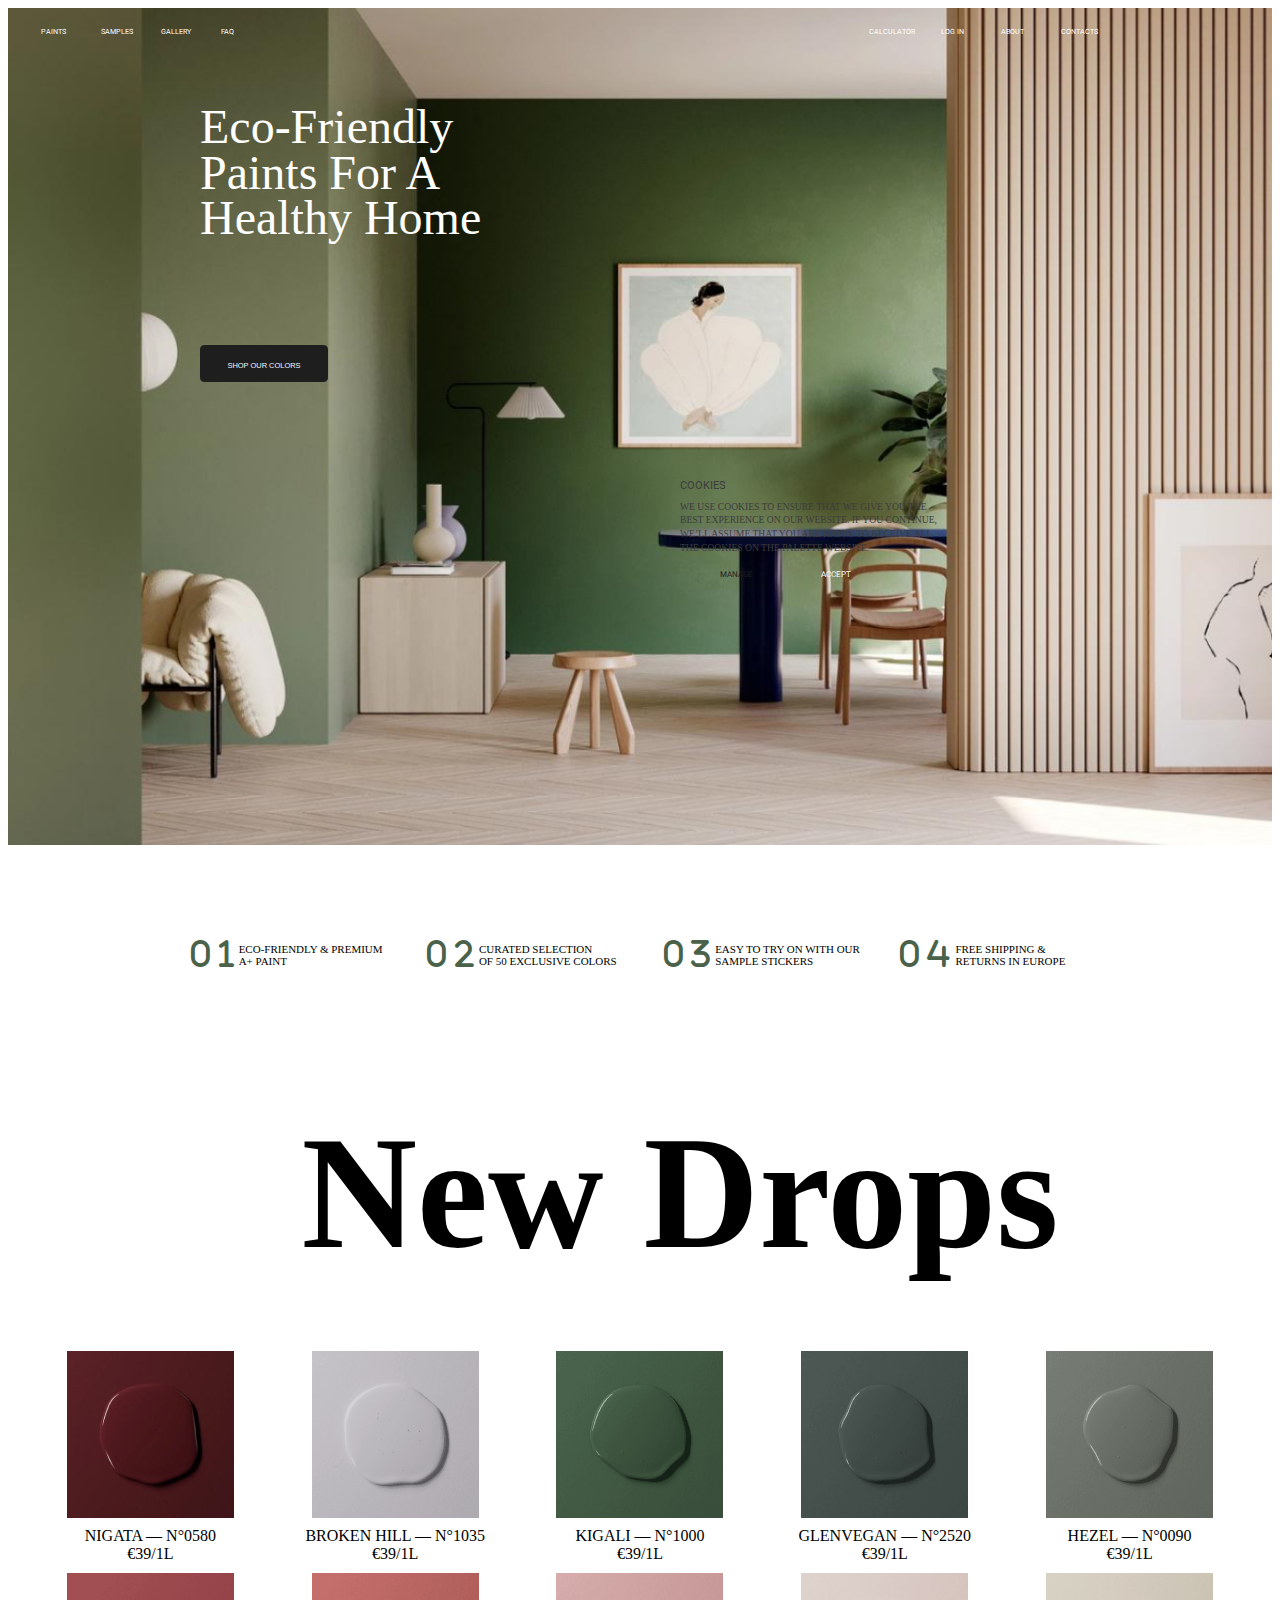
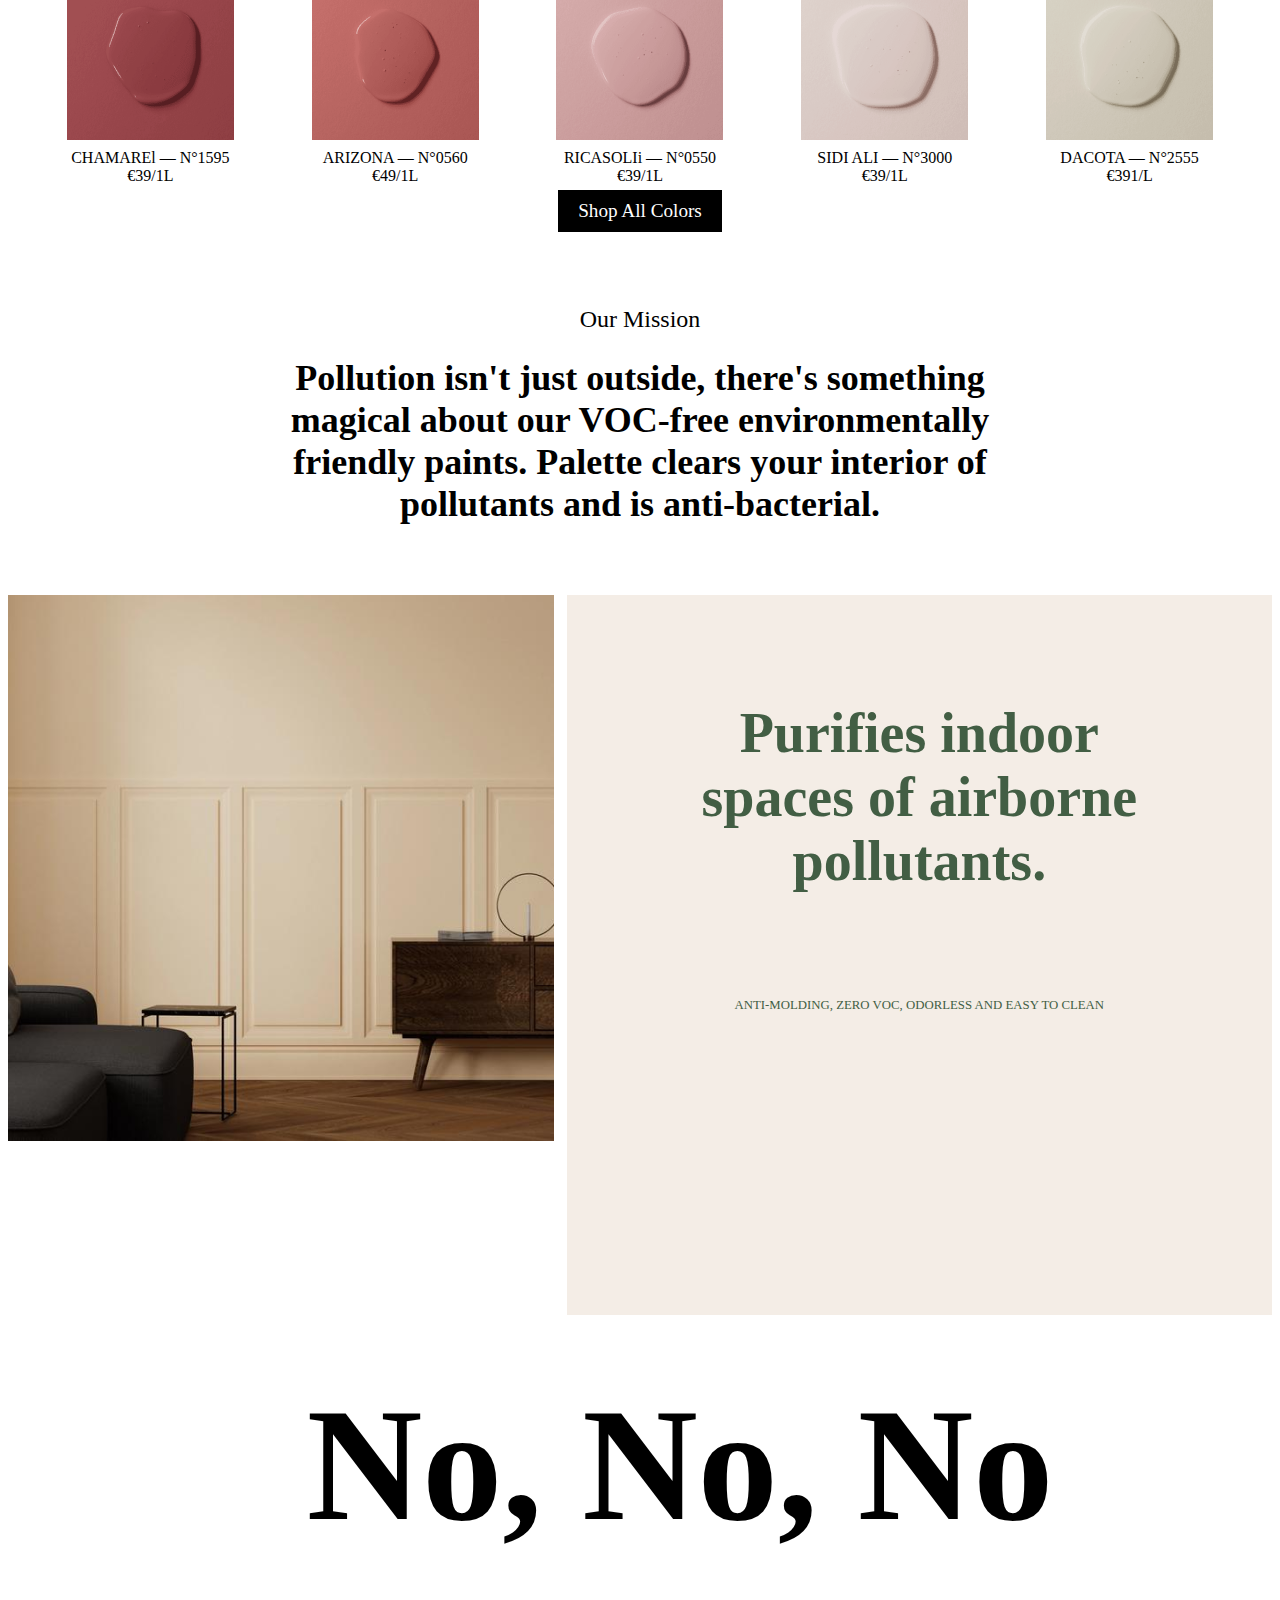
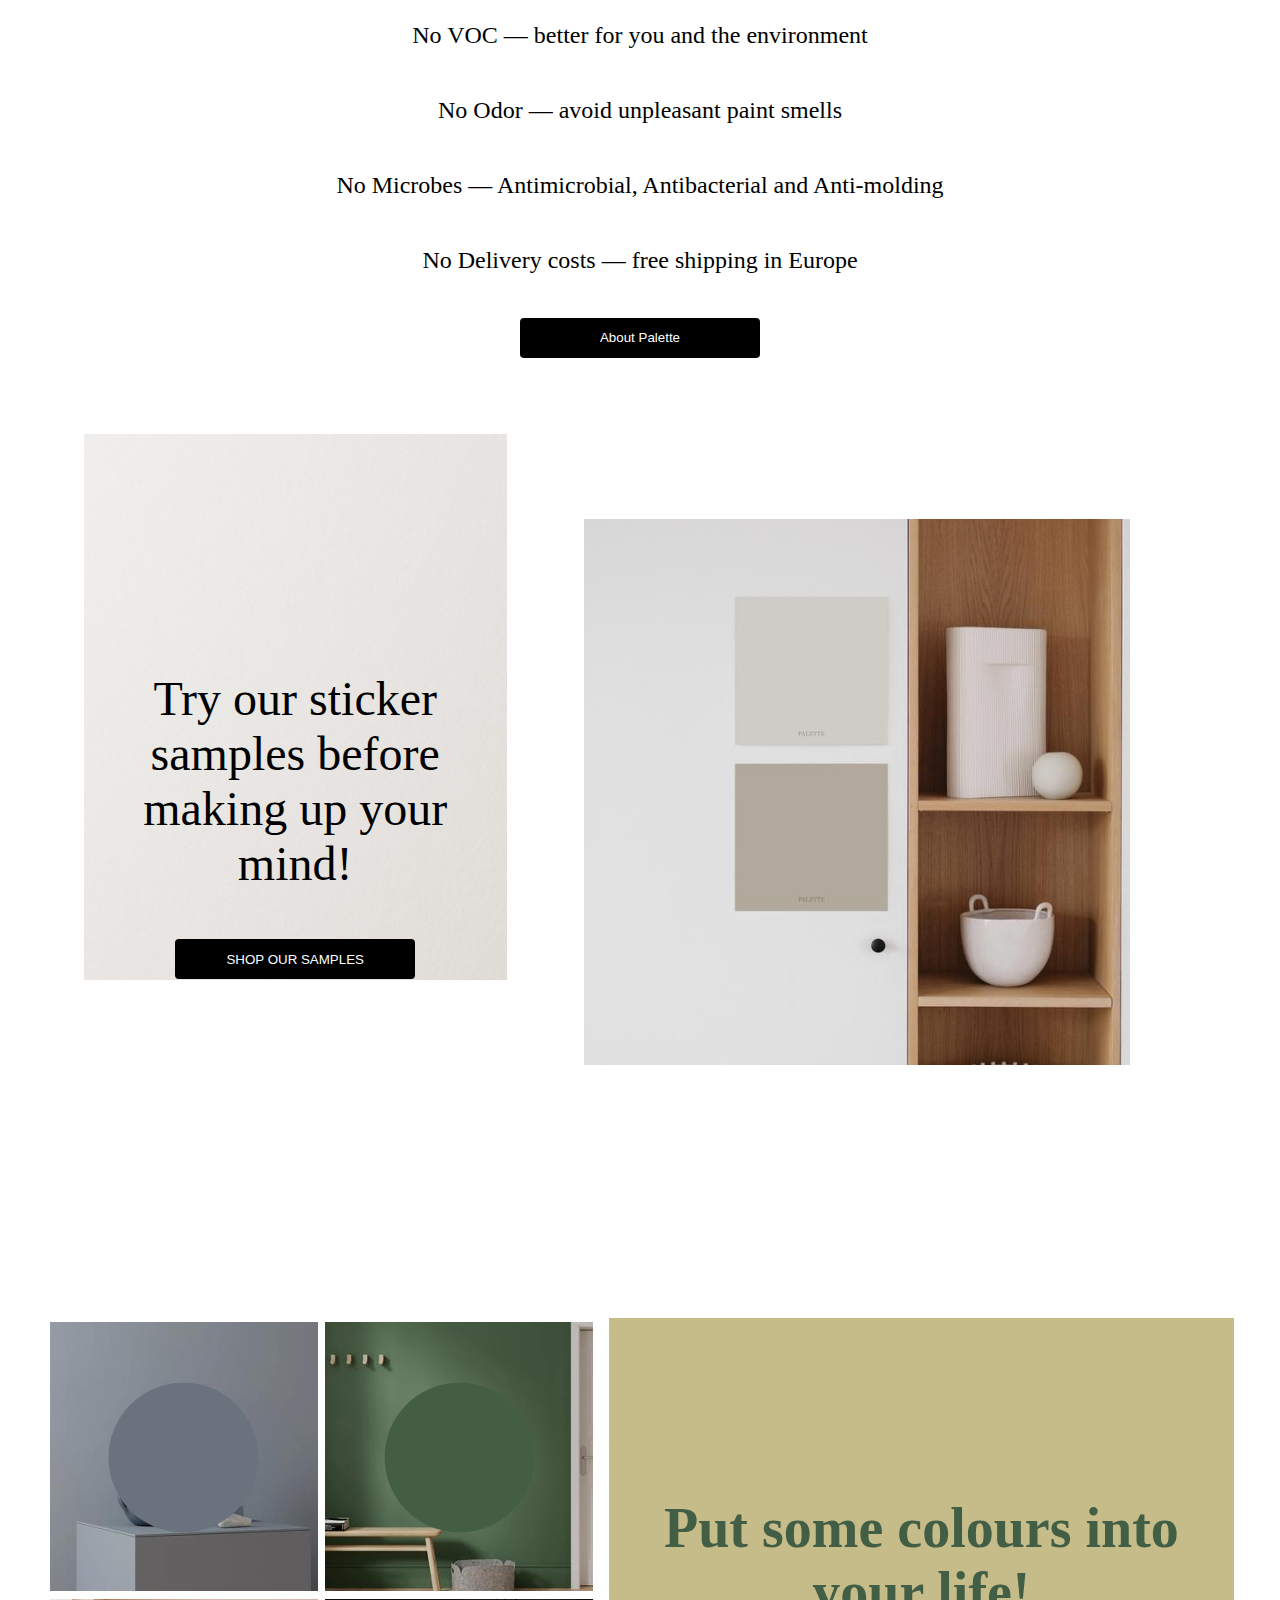
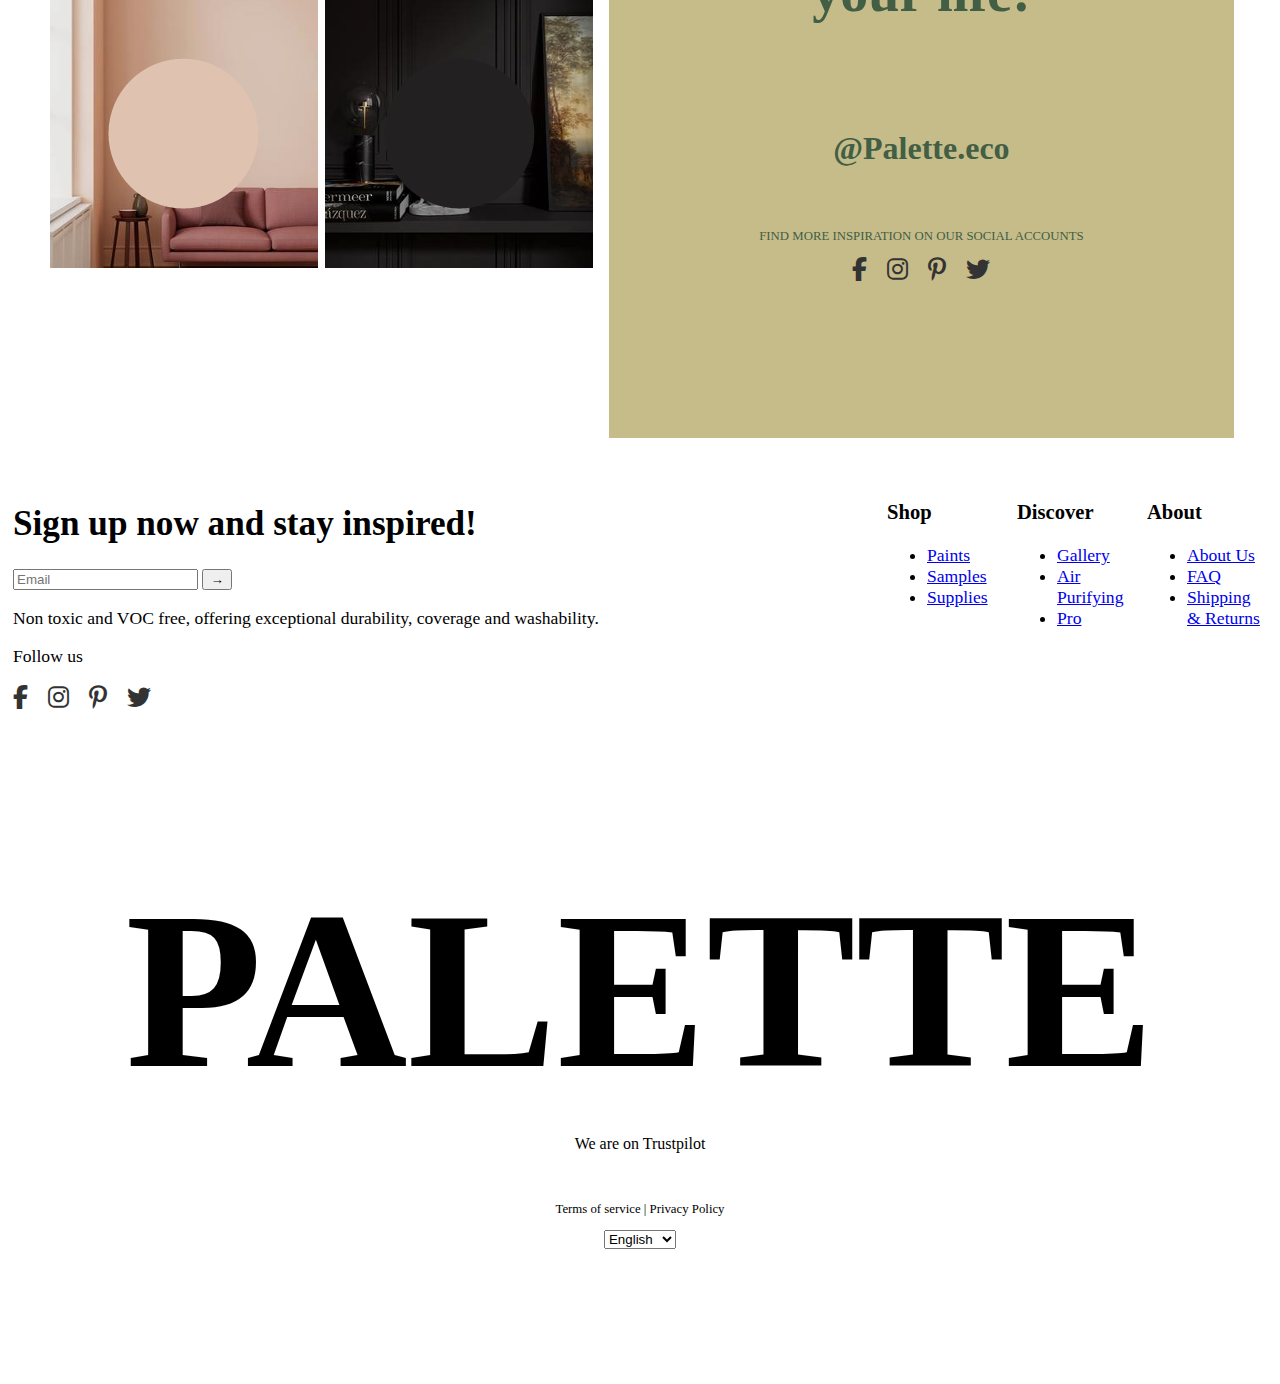
<file: index.html>
<!DOCTYPE html>
<html lang="ru">
  <head>
    <meta charset="UTF-8" />
    <meta http-equiv="X-UA-Compatible" content="IE=edge" />
    <meta name="viewport" content="width=device-width, initial-scale=1.0" />
    <link rel="stylesheet" href="assets/styles/main.css">
    <link rel="stylesheet" href="assets/styles/first_block.css" />
    <link rel="stylesheet" href="assets/styles/no_pallets.css">
    <link rel="stylesheet" href="assets/styles/foot.css">
    <link
      href="https://cdn.jsdelivr.net/npm/bootstrap@5.2.2/dist/css/bootstrap.min.css"
      rel="stylesheet"
      integrity="sha384-Zenh87qX5JnK2Jl0vWa8Ck2rdkQ2Bzep5IDxbcnCeuOxjzrPF/et3URy9Bv1WTRi"
      crossorigin="anonymous"
    />
    <link rel="stylesheet" href="styledrops.css">
    <link href="https://cdnjs.cloudflare.com/ajax/libs/font-awesome/6.7.2/css/all.min.css" rel="stylesheet"/>
  </head>
  <body>
    <div class="container">
        <header>
           <nav class="header_line_1">
          <a class="nav-item" href="#aa">Paints</a>
          <a class="nav-item" href="#bb">Samples</a>
          <a class="nav-item" href="#cc">Gallery</a>
          <a class="nav-item" href="#dd">FAQ</a>
          <a class="nav-item" href="pages/page_test.html">Calculator</a>
          <a class="nav-item" href="#login">Log in</a>
          <a class="nav-item" href="#about">About</a>
          <a class="nav-item" href="#about">Contacts</a>
        </nav>
        <div class="first-block" id="1">
        <img class="img-1" src="assets/images/1.png" alt="design" />
        <h2 class="main-title">Eco-Friendly Paints For A Healthy Home </h2>
        <button class="shop">
          <span style="color: aliceblue; text-transform: uppercase;font-size: 0.56em;">Shop our colors</span>
        </button>
        <div class="cookies accept_cookies">
          <p class="cookies-main">Cookies</p>
          <p class="use-cookies">
            We use cookies to ensure that we give you the best experience on our
            website. If you continue, we’ll assume that you are happy to receive
            all the cookies on the Palette website.
          </p>
          <div class="manage_accept">
            <a class="manage" href="#">Manage</a>
            <a class="accept" href="#">Accept</a>
          </div>
        </div>
        </div>
        
        </header>
    </div>

    <section class="features">
      <div class="container-feature">
       <div class="feature feature-pure">
        <div class="feature-icon">
         <i class="fa-solid fa-0">
         </i>
         <i class="fa-solid fa-1">
         </i>
        </div>
        <div class="feature-name">
          <div>ECO-FRIENDLY & PREMIUM</div>
          <div>A+ PAINT</div>
        </div>
       </div>
       <div class="feature feature-pure">
        <div class="feature-icon">
          <i class="fa-solid fa-0">
          </i>
          <i class="fa-solid fa-2">
          </i>
         </div>
        <div class="feature-name">
          <div>CURATED SELECTION</div>
          <div>OF 50 EXCLUSIVE COLORS</div>
        </div>
       </div>
       <div class="feature feature-pure">
        <div class="feature-icon">
          <i class="fa-solid fa-0">
          </i>
          <i class="fa-solid fa-3">
          </i>
        </div>
        <div class="feature-name">
          <div>EASY TO TRY ON WITH OUR</div>
          <div>SAMPLE STICKERS</div>
        </div>
       </div>
       <div class="feature feature-pure">
        <div class="feature-icon">
          <i class="fa-solid fa-0">
          </i>
          <i class="fa-solid fa-4">
          </i>
        </div>
        <div class="feature-name">
          <div>FREE SHIPPING &</div>
          <div>RETURNS IN EUROPE</div>
        </div>
       </div>
      </div>
    </section>
    
    <div><h2 class="no_h2">New Drops</h2></div>

    <div class="container-drops" id="aa">
      <div class="color-grid">
        <div class="color-item item1 ">
          <div class="color-sample">
            <img src="assets/images/2.png" alt="Niigata" />
          </div>
          <div class="color-name">NIGATA — N°0580</div>
          <div class="color-price">€39/1L</div>
        </div>
        <div class="color-item">
          <div class="color-sample">
            <img src="assets/images/3.png" alt="Broken Hill" />
          </div>
          <div class="color-name">BROKEN HILL — N°1035</div>
          <div class="color-price">€39/1L</div>
        </div>
        <div class="color-item">
          <div class="color-sample">
            <img src="assets/images/4.png" alt="Kigali" />
          </div>
          <div class="color-name">KIGALI — N°1000</div>
          <div class="color-price">€39/1L</div>
        </div>
        <div class="color-item">
          <div class="color-sample">
            <img src="assets/images/5.png" alt="Gleneveagh" />
          </div>
          <div class="color-name">GLENVEGAN — N°2520</div>
          <div class="color-price">€39/1L</div>
        </div>
        <div class="color-item">
          <div class="color-sample">
            <img src="assets/images/6.png" alt="Hazel" />
          </div>
          <div class="color-name">HEZEL — N°0090</div>
          <div class="color-price">€39/1L</div>
        </div>
        <div class="color-item">
          <div class="color-sample">
            <img src="assets/images/7.png" alt="Chamarel" />
          </div>
          <div class="color-name">CHAMAREl — N°1595</div>
          <div class="color-price">€39/1L</div>
        </div>
        <div class="color-item">
          <div class="color-sample">
            <img src="assets/images/8.png" alt="Arizona" />
          </div>
          <div class="color-name">ARIZONA — N°0560</div>
          <div class="color-price">€49/1L</div>
        </div>
        <div class="color-item">
          <div class="color-sample">
            <img src="assets/images/9.png" alt="Ricasoli" />
          </div>
          <div class="color-name">RICASOLIi — N°0550</div>
          <div class="color-price">€39/1L</div>
        </div>
        <div class="color-item">
          <div class="color-sample">
            <img src="assets/images/10.png" alt="Sidi Ali" />
          </div>
          <div class="color-name">SIDI ALI — N°3000</div>
          <div class="color-price">€39/1L</div>
        </div>
        <div class="color-item">
          <div class="color-sample">
            <img src="assets/images/11.png" alt="Dakota" />
          </div>
          <div class="color-name">DACOTA — N°2555</div>
          <div class="color-price">€391/L</div>
        </div>
        <a href="#" class="shop-button">Shop All Colors</a>
        <div class="mission">
          <p>Our Mission</p>
          <h2>
            Pollution isn't just outside, there's something magical about our VOC-free
            environmentally friendly paints. Palette clears your interior of pollutants
            and is anti-bacterial.
          </h2>
        </div>
      </div>
    </div>
    <div class="container" id="bb">
      <div class="pure">
          <div class="img_pure"><img src="assets/images/12.png" alt="wall">
          </div>
          <div class="img_pure_text">
            <div class="pure-text">
              <h3 class="h3-pure">Purifies indoor spaces of airborne pollutants.</h3>
            </div>
            <article class="article">ANTI-MOLDING, ZERO VOC, ODORLESS AND EASY TO CLEAN</article>
          </div>
      </div>
    </div>
    <br>
    <div class="container">
      <div><h2 class="no_h2">No, No, No</h2>
      </div>
      <div class="no_text">
      <p>No VOC — better for you and the environment</p>
      <p>No Odor — avoid unpleasant paint smells</p>
      <p>No Microbes — Antimicrobial, Antibacterial and Anti-molding</p>
      <p>No Delivery costs — free shipping in Europe</p>
      </div>
      <div class="button_a">
          <button class="button_about">About Palette</button>
      </div>
    </div>
    <div class="try" id="cc">
        <div class="try_class">
            <h3 class="h3_try">Try our sticker samples before making up your mind!</h3>
            <button class="button_shop">SHOP OUR SAMPLES</button>
        </div>
        <div class="img_try">
            <img src="assets/images/14.png" alt="shelves">
        </div>
    </div>
    <div class="container pallets">
        <div class="img_pure">
          <img src="assets/images/15_1.png" alt="4 in one" class="i1">
        </div>
    
        <div class="pallets1" id="dd">
            <h3 class="h3-pure">Put some colours into your life!</h3>
            <h4 class="h4_pallets">@Palette.eco</h4>
            <p class="article">FIND MORE INSPIRATION ON OUR SOCIAL ACCOUNTS
              <div class="social-icons">
                <a href="#">
                <i class="fab fa-facebook-f">
                </i>
                </a>
                <a href="#">
                <i class="fab fa-instagram">
                </i>
                </a>
                <a href="#">
                <i class="fab fa-pinterest-p">
                </i>
                </a>
                <a href="#">
                <i class="fab fa-twitter">
                </i>
                </a>
              </div>
            </p>

        </div>
    </div>

    <footer>
      <div class="container-footer">
        <div class="top">
          <div class="top-left"  id="login">
            <h1>Sign up now and stay inspired!</h1>
            <input type="text" placeholder="Email">
            <button>→</button>
            <p>Non toxic and VOC free, offering exceptional durability, coverage and washability.</p>
            <p>Follow us
              <div class="social-icons">
                <a href="#">
                <i class="fab fa-facebook-f">
                </i>
                </a>
                <a href="#">
                <i class="fab fa-instagram">
                </i>
                </a>
                <a href="#">
                <i class="fab fa-pinterest-p">
                </i>
                </a>
                <a href="#">
                <i class="fab fa-twitter">
                </i>
                </a>
              </div>
            </p>
          </div>
          <div class="top-right">
              <h3>Shop</h3>
              <ul>
                <li><a href="#aa">Paints</a></li>
                <li><a href="#bb">Samples</a></li>
                <li><a href="#cc">Supplies</a></li>
              </ul>
            </div>
            <div class="top-right">
              <h3>Discover</h3>
              <ul>
                <li><a href="#">Gallery</a></li>
                <li><a href="#">Air Purifying</a></li>
                <li><a href="#">Pro</a></li>
              </ul>
            </div>
            <div class="top-right"  id="about">
              <h3>About</h3>
              <ul>
                <li><a href="#">About Us</a></li>
                <li><a href="#">FAQ</a></li>
                <li><a href="#">Shipping & Returns</a></li>
              </ul>
          </div>
        </div>
        <div class="bottom">
          <div class="bottom-inner">
            <h2 class="palette-logo">PALETTE</h2>
            <p><span>We are on Trustpilot</span></p>
            <div class="bottom-nav">
              <p>Terms of service | Privacy Policy</p>
              <form>
                <select id="lang" name="lang" onchange="handleLangChange()">
                  <option value="English">English</option>
                  <option value="Русский">Русский</option>
                </select>
              </form>
            </div>
          </div>
        </div>
      </div>
    </footer>  
  </body>
    <script>
      function handleLangChange() {
        const selectLang = document.getElementById("lang");
        const selectedLang = selectLang.value;
        alert("Language: " + selectedLang);
      }
    </script>
    </html>
</file>
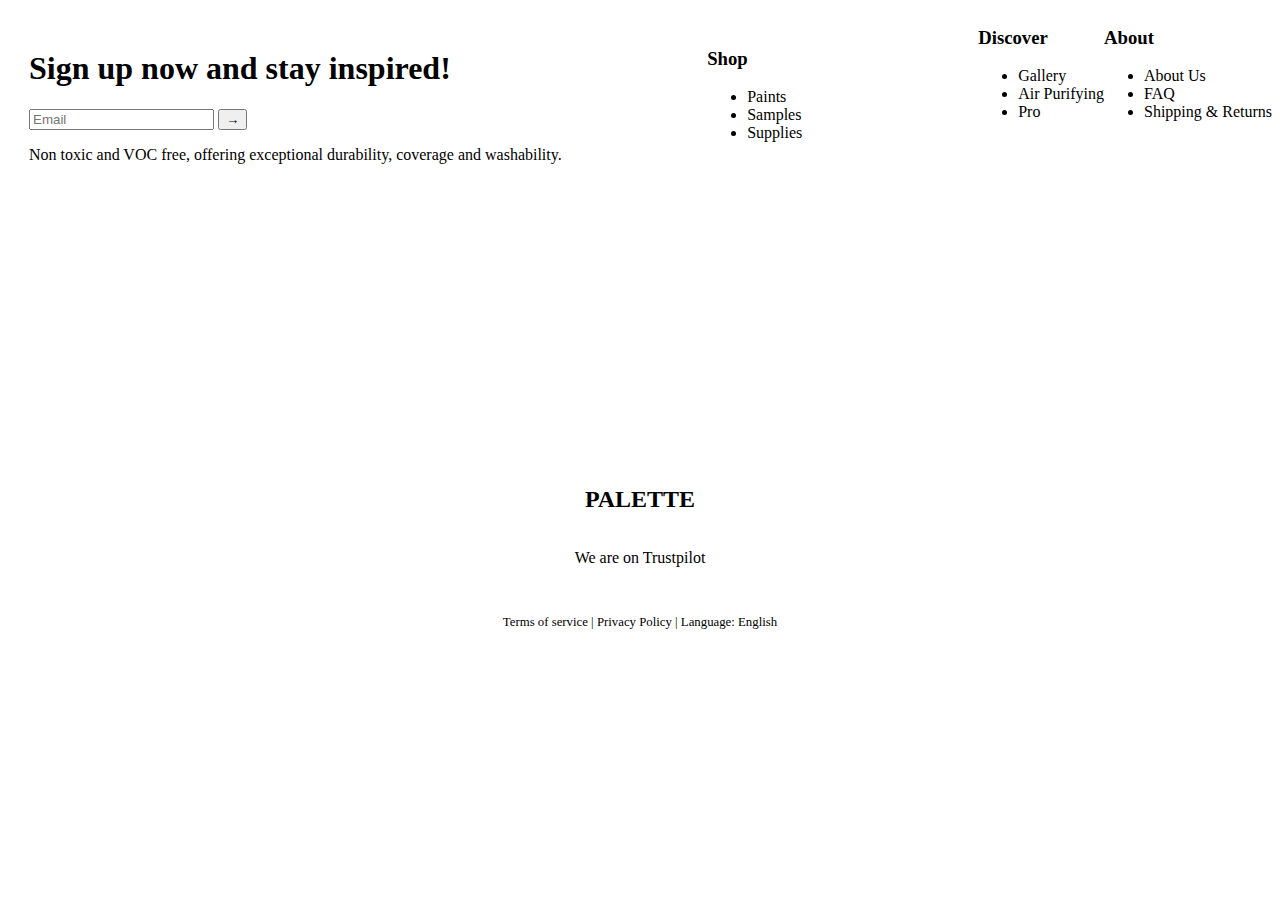
<file: pages/footer.html>
<html>
<style>
    .container {
        display: flex;
        flex-direction: column;
        min-height: 100vh;
      }
      
      .top {
        display: flex;
      }
      
      .top-left {
        background-color: #ffffff;
        padding: 20px;
        border: 1px solid #ffffff;
        flex: 1; 
      }
      
      .top-right {
        background-color: #ffffff;
        padding: 20px;
        border: 1px solid #ffffff;
        width: 250px; 
      }
      
      .bottom {
        display: flex;
        flex: 1;
        background-color: #ffffff;
        align-items: center; 
        justify-content: center; 
      }
      
      .bottom-inner {
        display: flex;
        flex-direction: column;
        align-items: center; 
        width: 80%; 
      }
      
      .bottom-nav {
        margin-top: 20px;
        text-align: center;
        font-size: 0.8em;
      }
      
      
      @media (max-width: 768px) {
        .top {
          flex-direction: column; 
        .top-left, .top-right {
          width: 100%;
        }
        .bottom-inner {
          width: 100%; 
        }
      }
      </style>
    
      <footer>
      <div class="container">
        <div class="top">
          <div class="top-left">
            <h1>Sign up now and stay inspired!</h1>
            <input type="text" placeholder="Email">
            <button>→</button>
            <p>Non toxic and VOC free, offering exceptional durability, coverage and washability.</p>
          </div>
          <div class="top-right">
              <h3>Shop</h3>
              <ul>
                <li>Paints</li>
                <li>Samples</li>
                <li>Supplies</li>
              </ul>
            </div>
            <div class="column">
              <h3>Discover</h3>
              <ul>
                <li>Gallery</li>
                <li>Air Purifying</li>
                <li>Pro</li>
              </ul>
            </div>
            <div class="column">
              <h3>About</h3>
              <ul>
                <li>About Us</li>
                <li>FAQ</li>
                <li>Shipping & Returns</li>
              </ul>
          </div>
        </div>
        <div class="bottom">
          <div class="bottom-inner">
            <h2 class="palette-logo">PALETTE</h2>
            <p><span>We are on Trustpilot</span></p>
            <div class="bottom-nav">
              <p>Terms of service | Privacy Policy | Language: English </p>
            </div>
          </div>
        </div>
      </div>
      </footer>
      </html>
</file>
<file: assets/styles/main.css>
.content-area-main {
  padding: 60px 0;
  background-color: darkgrey;
  justify-content: space-around;
}

/**
 * Smooth scrolling on the whole document
 */
html {
  scroll-behavior: smooth;
}

@media screen and (prefers-reduced-motion: reduce) {
  html {
    scroll-behavior: auto;
  }
}

/**
 * Layout
 */

.section {
  color: #ffffff;
  height: 75vh;
  margin: 0;
  scroll-margin-top: 1em;
}

#a {
  background-color: #a8c5de;
}
#b {
  background-color: #9fdea6;
}
#c {
  background-color: #dcb28c;
}
#d {
  background-color: #dd93e8;
}

h2 {
  margin: 0;
  padding: 0;
}

/**
 * Sticky navigation
 */
.sticky {
  background-color: #ffffff;
  position: -webkit-sticky;
  position: sticky;
  top: 0;
}

/**
 * Display lists on a single line.
 * @bugfix Prevent webkit from removing list semantics
 * 1. Add a non-breaking space
 * 2. Make sure it doesn't mess up the DOM flow
 */
.list-inline {
  list-style: none;
  margin-left: -0.5em;
  margin-right: -0.5em;
  padding: 0;
}

.list-inline > li {
  display: inline-block;
  margin-left: 0.5em;
  margin-right: 0.5em;
}

.list-inline > li:before {
  content: "\200B"; /* 1 */
  position: absolute; /* 2 */
}

.social-icons {
  display: flex;
  gap: 20px;
}

.social-icons a {
  color: #333;
  font-size: 24px;
  transition: color 0.3s ease;
}

.social-icons a:hover {
  color: #4A614A;
}

.container-feature {
  display: grid;
  grid-template-rows: auto auto auto auto;
  grid-template-columns: repeat(4, 1fr);
  padding: 20px;
}

.features {
  display: flex;
  justify-content: space-around;
  padding: 40px 10px;
  background-color: #FFFFFF;
}

.feature {
  display: flex;
  flex-basis: 22%;
  text-align: left;
  width: 100%;
  flex-direction: row;
  flex-grow: 1;
  flex-basis: 0;
  align-items: center;
  object-fit: cover;
}

.feature-pure {
  height: 5vh;
  display: flex;
  flex-direction: row;
  flex-grow: 1;
  flex-basis: 0;
  margin: 10%;
}

.feature-icon {
  font-size: 30px;
  color: #4A614A;
  justify-content: space-evenly;
  align-items: flex-start;
  margin: 0;
  padding-right: 5px;
}

.feature-name {
  font-family: 'Playfair Display', serif;
  font-size: 11px;
  display: flex;
  flex-direction: column;
  flex-grow: 1;
  flex-basis: 0;
  justify-content: space-evenly;
  align-items: flex-start;
  object-fit: cover;
  flex-wrap: nowrap;
  padding-right: 40px;
}

.feature p {
  font-size: 16px;
  color: #666;
}

@font-face {
  font-family: Roboto;
  src: url(../fonts/Roboto-Regular.woff2);
  font-weight: 400;
  font-style: normal;
  font-display: swap;
}

@media all and (max-width: 767px) {
  .feature-icon {
      font-size: 1.5em;
      }
  .feature-name {
      font-size: 9px;
      padding-right: 20px;
      }
      .container-feature {
        display: grid;
        grid-template-rows: auto auto;
        grid-template-columns: repeat(2, 1fr);
        padding: 20px;
      }
  }
</file>
<file: assets/styles/first_block.css>
.header_line_1 {
  position: absolute;
  display: grid;
  grid-template-columns: repeat(3, 6%) 69% repeat(4, 6%);
  max-width: 1200px;
  width: 100%;
  padding: 1.5% 1.5%;
  margin-left: 1.5vh;
}
.nav-item {
  text-decoration: none;
  color: rgb(255, 255, 255);
  font-family: Roboto;
  font-size: 0.63em;
  font-weight: 400;
  letter-spacing: 0%;
  text-align: left;
  text-transform: uppercase;
}

.img-1 {
  width: 100%;
  height: 100%;
  object-fit: cover;
}

.main-title {
  /* Eco-Friendly Paints For A Healthy Home */
  position: absolute;
  width: 25%;
  height: 197px;
  left: 19%;
  top: 104px;
  color: rgb(255, 255, 255);
  font-size: 4em;
  font-weight: 400;
  line-height: 65.63px;
  letter-spacing: 0%;
  text-align: left;
}
.shop {
  /* Rectangle */
  position: absolute;
  color: white;
  cursor: pointer;
  font-family: 'Inter', sans-serif;
  font-weight: 500;
  width: 10%;
  height: 37px;
  left: 362px;
  top: 345px;
  box-sizing: border-box;
  border: 1px solid rgb(31, 30, 30);
  border-radius: 4.17px;
  background: rgb(31, 30, 30);

  transition: background-color 0.3s ease, transform 0.2s ease;
}
.cookies {
  display: none;
}
.accept_cookies {
  display: flex;
}
.cookies-main {
  /* Cookies */
  position: absolute;
  width: 5vh;
  height: 17px;
  left: 1220px;
  top: 687px;
  color: rgb(60, 60, 60);
  font-family: Roboto;
  font-size: 0.7em;
  font-weight: 400;
  line-height: 16.25px;
  letter-spacing: 0%;
  text-align: left;
  text-transform: uppercase;
}
.use-cookies {
  /* We use cookies to ensure that we give you the best experience on our website. If you continue, we’ll assume that you are happy to receive all the cookies on the Palette website. */
  position: absolute;
  width: 28.6vh;
  height: 55px;
  left: 1220px;
  top: 620px;
  color: rgb(60, 60, 60);
  font-size: 0.6em;
  font-weight: 400;
  line-height: 13.75px;
  letter-spacing: 0%;
  text-align: left;
  text-transform: uppercase;
}

.manage {
  /* Manage */
  left: 1260px;
  text-decoration: none;
  position: absolute;
  width: 3.5vh;
  height: 9px;
  top: 790px;
  color: rgb(31, 30, 30);
  font-family: Roboto;
  font-size: 0.5em;
  font-weight: 400;
  line-height: 9px;
  letter-spacing: 0%;
  text-align: center;
  text-transform: uppercase;
}
.accept {
  /* Accept */
  left: 1406px;
  text-decoration: none;
  position: absolute;
  width: 3.5vh;
  height: 9px;
  top: 790px;
  color: rgb(255, 255, 255);
  font-family: Roboto;
  font-size: 0.5em;
  font-weight: 400;
  line-height: 9px;
  letter-spacing: 0%;
  text-align: center;
  text-transform: uppercase;
}

@media all and (max-width: 2804px) {
  .main-title {
    font-size: 4em;
    line-height: 55.63px;
    left: 28%;
  }
  .shop {
    left: 28%;
  }
}
@media all and (max-width: 2280px) {
  .header_line_1 {
    grid-template-columns: repeat(3, 6%) 65% 7% repeat(3, 6%);
  }
  .main-title {
    font-size: 3em;
    line-height: 45.63px;
    left: 25%;
  }
  .shop {
    left: 25%;
  }
  .cookies-main {
    left: 1000px;
    top: 687px;
  }
  .use-cookies {
    left: 1000px;
    top: 710px;
  }
  .manage {
    left: 1030px;
    top: 800px;
  }
  .accept {
    left: 1130px;
    top: 800px;
  }
}

@media all and (max-width: 1480px) {
  .header_line_1 {
    grid-template-columns: repeat(3, 5%) 54% 6% 5% 5% 5%;
  }
  .nav-item {
    font-size: 0.45em;
  }
  .main-title {
    font-size: 3em;
    line-height: 45.63px;
    left: 200px;
  }
  .shop {
    left: 200px;
    height: 37px;
  }
  .cookies-main {
    left: 680px;
    top: 467px;
  }
  .use-cookies {
    left: 680px;
    top: 490px;
  }
  .manage {
    left: 720px;
    top: 570px;
  }
  .accept {
    left: 820px;
    top: 570px;
  }
}
@media all and (max-width: 990px) {
  .header_line_1 {
    grid-template-columns: repeat(3, 4%) 40% 6% 4% 4% 4%;
  }
  .nav-item {
    font-size: 0.4em;
  }
  .main-title {
    font-size: 2em;
    line-height: 40px;
    left: 200px;
  }
  .shop {
    left: 200px;
    top: 260px;
    height: 27px;
    font-size: 0.8em;
  }
  .cookies-main {
    left: 580px;
    top: 347px;
    font-size: 0.5em;
  }
  .use-cookies {
    left: 580px;
    top: 370px;
    font-size: 0.45em;
  }
  .manage {
    left: 620px;
    top: 420px;
    font-size: 0.4em;
  }
  .accept {
    left: 720px;
    top: 420px;
    font-size: 0.4em;
  }
}
@media all and (max-width: 767px) {
  .header_line_1 {
    grid-template-columns: repeat(3, 6%) 50% 7% repeat(3, 6%);
  }
  .nav-item {
    font-size: 0.3em;
  }
  .main-title {
    font-size: 1.3em;
    line-height: 20px;
    left: 55px;
    top: 50px;
  }
  .shop {
    left: 55px;
    top: 170px;
    height: 27px;
    font-size: 0.4em;
  }
  .cookies-main {
    left: 250px;
    top: 147px;
    font-size: 0.3em;
  }
  .use-cookies {
    left: 250px;
    top: 157px;
    font-size: 0.2em;
  }
  .manage {
    left: 270px;
    top: 200px;
    font-size: 0.2em;
  }
  .accept {
    left: 310px;
    top: 200px;
    font-size: 0.2em;
  }
}
</file>
<file: assets/styles/no_pallets.css>
.pure {
    height: 80vh;
    display: flex;
    flex-direction: row;
    flex-grow: 1;
    flex-basis: 0;
    justify-content: space-evenly;
    align-items: center;
    object-fit: cover;
    }
    
    .pure-text {
        font-size: 1.0rem;
        align-items: center;
        margin: 15%;
        text-align: center;
    }
    .h3-pure {
        color: #425E44;
        font-size: 3.5rem;
        align-items: center;
    }
    .article {
        font-size: 0.8rem;
        text-wrap-style: pretty;
        align-items: center;
        text-align: center;
        color: #425E44;
    }
    .img_pure_text {
        background-color: #F4EDE6;
        height: 80vh;
        margin-left: 1%;
    }
    .img_pure {
        width: 49%;
        height: 80vh;
    }
    .no_h2 {
        font-size: 10rem;
        display: flex;
        justify-content: center;
        width: 100%;
        margin: 20px;
        padding: 20px;
    }
    .no_text {
        display: flex;
        justify-content: center;
        font-weight: 500;
        font-size: 1.5rem;
        flex-direction: column;
        align-items: center;
    }
    .button_a {
        display: flex;
        align-items: center;
        justify-content: center;
        margin: 20px;
    }

    .button_about {
        background: black;
        color: white;
        border: none;
        position: relative;
        border-radius: 4px;
        height: 3em;
        width: 18em;
    }
        
    .try {
        height: 80vh;
        display: flex;
        margin: 3% 3%;
        padding: 3% 3%;
        align-items: center;
    }

    .try_class {   
        display: flex;
        background-image: url(../images/13.png);
        background-repeat: no-repeat;
        width: 100%;
        flex-direction: column;
        align-items: center;
        height: 80vh;
        margin-right: 1%;
        justify-content: center;
    }
    .h3_try {
        display: flex;
        justify-content: center;
        font-size: 3rem;
        width: 80%;
        font-weight: 30;
        margin-top: 15%;
        align-self: center;
        text-align: center;
    }
    .img_try {
        width: 49%;
        padding: 3%;
        margin: 5% 3%;
    }
    
    .pallets {
        margin-top: 7%;
        padding: 3% 3%;
        display: flex;
        justify-content: space-evenly;
        flex-wrap: nowrap;
        padding: 3% 3%;
        align-items: center;
        flex-direction: row;
        height: 80hv;
    }
    .img_shelves {
        height: 120%;
    }

    .img_pallets {
        width: 40%;
        display: flex;
        flex-wrap: wrap;
        background-size: contain;
        justify-content: space-evenly;
        margin: 3% 3%;
        padding: 3% 3%;
    }
    .i1, .i2, .i3, .i4 {
        margin: 2px 2px;
        padding: 2px 2px;
    } 
    .pallets1 {
        background-color: rgba(198, 188, 138, 1);
        display: flex;
        justify-content: center;
        font-size: 1rem;
        width: 100%;
        margin-top: 0;
        font-weight: 30;
        align-items:center;
        flex-direction: column;
        height: 80vh;
        margin-left: 1%;
        text-align: center;
        
    }
    .button_shop {
        background: black;
        color: white;
        border: none;
        position: relative;
        border-radius: 4px;
        height: 3em;
        width: 18em;
    }
    .h4_pallets {
        font-size: 2rem;
        padding: 3%;
        margin: 5%;
        color: #425E44;
    }
    .h3_pallets {
        font-size: 4rem;
    }
</file>
<file: assets/styles/foot.css>
.container-footer {
display: flex;
flex-direction: column;
min-height: 100vh;
}

.top {
display: flex;
}

.top-left {
background-color: #ffffff;
padding: 20px;
border: 1px solid #ffffff;
flex: 1; 
}

.top-right {
background-color: #ffffff;
padding: 20px;
border: 1px solid #ffffff;
width: 250px; 
}

.bottom {
display: flex;
flex: 1;
background-color: #ffffff;
align-items: center; 
justify-content: center; 
}

.bottom-inner {
display: flex;
flex-direction: column;
align-items: center; 
width: 80%;
}

.palette-logo {
font-size: 24em;
}

.bottom-nav {
margin-top: 20px;
text-align: center;
font-size: 0.8em;
}

@media all and (max-width: 2804px) {
    .palette-logo {
        font-size: 24em;
        }
    .top-right {
        padding: 20px;
        width: 250px; 
        }
    }

@media all and (max-width: 2280px) {
    .palette-logo {
        font-size: 20em;
        }
    .top-right {
        padding: 12px;
        width: 200px; 
        }
    }
  
@media all and (max-width: 1480px) {
    .palette-logo {
        font-size: 14em;
        }
    .top-right {
        padding: 4px;
        width: 120px;
        font-size: 1.1em;
        }
    .top-left {
        padding: 4px;
        width: 120px;
        font-size: 1.1em;
        }
    }

@media all and (max-width: 767px) {
    .palette-logo {
        font-size: 8em;
        }
    .top-right {
        padding: 4px;
        width: 80px;
        font-size: 0.7em;
        }
    .top-left {
        padding: 4px;
        width: 100px;
        font-size: 0.7em;
        }
    }
</file>
<file: styledrops.css>
.container-drops {
    display: grid;
    grid-template-rows: auto auto auto auto auto auto;
    grid-template-columns: repeat(5, 1fr);
    padding: 20px;
}

.main-drops-title {
    grid-column: 1 / -1;
    text-align: center;
    font-size: 2em;
    margin: 0;
}

.color-grid {
    display: contents;
}

.color-item {
    text-align: center;
    padding: 5px;
}

.color-sample img {
    max-width: 100%;
}

.color-sample:hover {
    transition: transform 0.3s ease;
    transform: scale(1.1);
}

.color-name {
    margin-top: 5px;
}

.color-price {
    color: #000000;
}

.shop-button {
    grid-column: 1 / -1;
    text-align: center;
    font-size: 1.2em;
    text-decoration: none;
    color: white;
    background-color: #000000;
    padding: 10px 20px;
    display: inline-block;
    margin: auto;
}

.mission {
    grid-column: 2 / 5;
    text-align: center;
    font-size: 1.5em;
    margin: 50px 0;
}

.mission-text {
    grid-column: 1 / -1;
    text-align: center;
    font-size: 1em;
    line-height: 1.5;
    padding: 0 20px;
}
</file>
